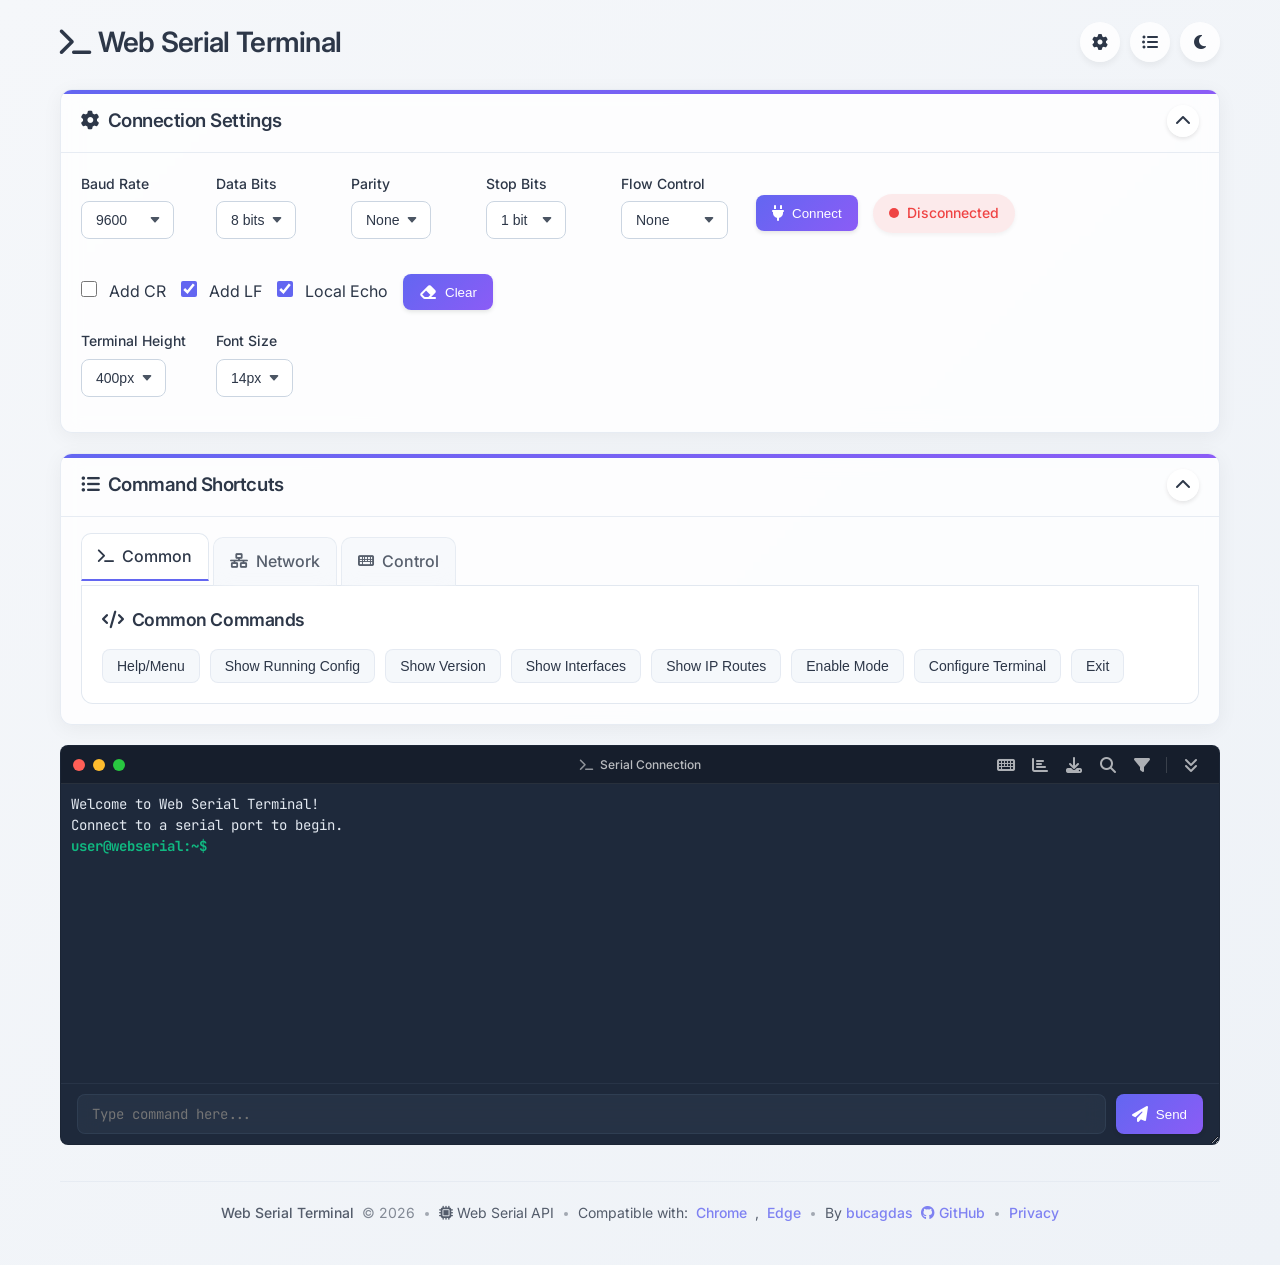
<file: index.html>
<!DOCTYPE html>
<!--
    Web Serial Terminal
    Copyright (c) 2026 bucagdas
   https://github.com/bucagdas/web-serial-terminal
    
    License: MIT
    
    This code is protected by copyright law.
    Unauthorized usage, copying, modification or distribution 
    outside the license terms is prohibited.
-->
<html lang="en" data-theme="light">
<head>
    <meta charset="UTF-8">
    <meta name="viewport" content="width=device-width, initial-scale=1.0">
    <title>Web Serial Terminal - Communicate with Serial Devices in Your Browser</title>
    <meta name="description" content="A modern, customizable web-based terminal interface that lets you connect to and communicate with serial port devices directly from your browser. Supports both traditional and modern terminal modes.">
    <meta name="keywords" content="web serial api, serial terminal, browser terminal, serial port, serial communication, arduino terminal, esp32 terminal, telnet alternative">
    <meta name="author" content="bucagdas">
    <meta name="copyright" content="Copyright (c) 2026 bucagdas. All rights reserved.">
    <meta name="robots" content="index, follow">
    <link rel="canonical" href="https://webserialterminal.com/" />
    <link rel="manifest" href="manifest.json">
    <meta name="theme-color" content="#6366f1">
    <meta name="mobile-web-app-capable" content="yes">
    <meta name="apple-mobile-web-app-status-bar-style" content="black-translucent">
    <!-- Open Graph / Facebook -->
    <meta property="og:type" content="website">
    <meta property="og:url" content="https://webserialterminal.com/">
    <meta property="og:title" content="Web Serial Terminal - Browser-Based Serial Device Communication">
    <meta property="og:description" content="Connect to serial devices directly from your browser with this modern, feature-rich terminal interface">
    <meta property="og:image" content="icons/icon-512x512.png">
    <!-- Twitter -->
    <meta property="twitter:card" content="summary_large_image">
    <meta property="twitter:url" content="https://webserialterminal.com/">
    <meta property="twitter:title" content="Web Serial Terminal">
    <meta property="twitter:description" content="Connect to serial devices directly from your browser with this modern, feature-rich terminal interface">
    <meta property="twitter:image" content="icons/icon-512x512.png">
    <!-- Favicon for browsers -->
    <link rel="icon" type="image/png" href="icons/icon-192x192.png">
    <link rel="shortcut icon" type="image/png" href="icons/icon-192x192.png">
    <!-- Apple Touch Icons -->
    <link rel="apple-touch-icon" href="icons/icon-192x192.png">
    <link rel="apple-touch-icon" sizes="152x152" href="icons/icon-152x152.png">
    <link rel="apple-touch-icon" sizes="180x180" href="icons/icon-192x192.png">
    <!-- Windows Tile Icon -->
    <meta name="msapplication-TileImage" content="icons/icon-144x144.png">
    <meta name="msapplication-TileColor" content="#6366f1">
    <link rel="stylesheet" href="styles.css">
    <link rel="stylesheet" href="https://cdnjs.cloudflare.com/ajax/libs/font-awesome/6.4.0/css/all.min.css">
    <link rel="preconnect" href="https://fonts.googleapis.com">
    <link rel="preconnect" href="https://fonts.gstatic.com" crossorigin>
    <link href="https://fonts.googleapis.com/css2?family=Inter:wght@400;500;600&family=JetBrains+Mono:wght@400;500&display=swap" rel="stylesheet">
    <!-- Schema.org markup for Google -->
    <script type="application/ld+json">
    {
      "@context": "https://schema.org",
      "@type": "WebApplication",
      "name": "Web Serial Terminal",
      "url": "https://webserialterminal.com/",
      "description": "A modern, customizable web-based terminal interface that lets you connect to and communicate with serial port devices directly from your browser.",
      "applicationCategory": "DeveloperApplication",
      "operatingSystem": "Any",
      "offers": {
        "@type": "Offer",
        "price": "0",
        "priceCurrency": "USD"
      },
      "author": {
        "@type": "Person",
        "name": "bucagdas",
        "url": "https://github.com/bucagdas"
      },
      "keywords": "web serial api, serial terminal, browser terminal, serial port, serial communication",
      "license": "https://opensource.org/licenses/MIT"
    }
    </script>
    <script async src="https://pagead2.googlesyndication.com/pagead/js/adsbygoogle.js?client=ca-pub-6129109419252789"
     crossorigin="anonymous"></script>
</head>
<body>
    <div class="container">
        <header>
            <h1>
                <span><i class="fas fa-terminal"></i> Web Serial Terminal</span>
                <div class="header-controls">
                    <button id="settingsToggle" class="control-button" aria-label="Toggle settings panel" title="Toggle settings panel">
                        <i class="fas fa-cog"></i>
                    </button>
                    <button id="commandsToggle" class="control-button" aria-label="Toggle commands panel" title="Toggle commands panel">
                        <i class="fas fa-list-ul"></i>
                    </button>
                    <button id="themeToggle" class="theme-toggle" aria-label="Toggle dark/light theme" title="Toggle theme">
                        <i class="fas fa-moon"></i>
                    </button>
                </div>
            </h1>
        </header>
        
        <div id="serialNotSupported" class="no-support-warning">
            <i class="fas fa-exclamation-triangle"></i> Your browser does not support the Web Serial API. Please use <a href="https://www.google.com/chrome/" target="_blank" rel="noopener noreferrer">Chrome</a>, <a href="https://www.microsoft.com/edge/download" target="_blank" rel="noopener noreferrer">Edge</a>, or another compatible browser.
        </div>
        
        <div id="settingsPanel" class="connection-panel">
            <div class="panel-header">
                <h3><i class="fas fa-cog"></i> Connection Settings</h3>
                <button class="panel-toggle" data-target="settingsPanel">
                    <i class="fas fa-chevron-up"></i>
                </button>
            </div>
            <div class="panel-content">
                <div class="connection-controls">
                    <div class="settings-group">
                        <label for="baudRate">Baud Rate</label>
                        <select id="baudRate">
                            <option value="110">110</option>
                            <option value="300">300</option>
                            <option value="600">600</option>
                            <option value="1200">1200</option>
                            <option value="2400">2400</option>
                            <option value="4800">4800</option>
                            <option value="9600" selected>9600</option>
                            <option value="14400">14400</option>
                            <option value="19200">19200</option>
                            <option value="38400">38400</option>
                            <option value="57600">57600</option>
                            <option value="115200">115200</option>
                            <option value="128000">128000</option>
                            <option value="256000">256000</option>
                        </select>
                    </div>
                    
                    <div class="settings-group">
                        <label for="dataBits">Data Bits</label>
                        <select id="dataBits">
                            <option value="7">7 bits</option>
                            <option value="8" selected>8 bits</option>
                        </select>
                    </div>
                    
                    <div class="settings-group">
                        <label for="parity">Parity</label>
                        <select id="parity">
                            <option value="none" selected>None</option>
                            <option value="even">Even</option>
                            <option value="odd">Odd</option>
                        </select>
                    </div>
                    
                    <div class="settings-group">
                        <label for="stopBits">Stop Bits</label>
                        <select id="stopBits">
                            <option value="1" selected>1 bit</option>
                            <option value="2">2 bits</option>
                        </select>
                    </div>
                    
                    <div class="settings-group">
                        <label for="flowControl">Flow Control</label>
                        <select id="flowControl">
                            <option value="none" selected>None</option>
                            <option value="hardware">Hardware</option>
                        </select>
                    </div>
                    
                    <button id="connectButton">
                        <i class="fas fa-plug"></i> Connect
                    </button>
                    <span id="connectionStatus" class="connection-status status-disconnected">Disconnected</span>
                </div>
                
                <div class="connection-controls">
                    <label>
                        <input type="checkbox" id="addCR"> Add CR
                    </label>
                    <label>
                        <input type="checkbox" id="addLF" checked> Add LF
                    </label>
                    <label>
                        <input type="checkbox" id="echoOn" checked> Local Echo
                    </label>
                    <button id="clearButton">
                        <i class="fas fa-eraser"></i> Clear
                    </button>
                </div>
                
                <div class="connection-controls">
                    <div class="settings-group">
                        <label for="terminalHeight">Terminal Height</label>
                        <select id="terminalHeight">
                            <option value="300">300px</option>
                            <option value="400" selected>400px</option>
                            <option value="500">500px</option>
                            <option value="600">600px</option>
                            <option value="700">700px</option>
                        </select>
                    </div>
                    
                    <div class="settings-group">
                        <label for="terminalFontSize">Font Size</label>
                        <select id="terminalFontSize">
                            <option value="10">10px</option>
                            <option value="12">12px</option>
                            <option value="14" selected>14px</option>
                            <option value="16">16px</option>
                            <option value="18">18px</option>
                            <option value="20">20px</option>
                        </select>
                    </div>
                </div>
            </div>
        </div>
        
        <div id="commandsPanel" class="commands-panel">
            <div class="panel-header">
                <h3><i class="fas fa-list-ul"></i> Command Shortcuts</h3>
                <button class="panel-toggle" data-target="commandsPanel">
                    <i class="fas fa-chevron-up"></i>
                </button>
            </div>
            <div class="panel-content">
                <div class="tabs">
                    <div class="tab active" data-tab="common-commands">
                        <i class="fas fa-terminal"></i> Common
                    </div>
                    <div class="tab" data-tab="network-config">
                        <i class="fas fa-network-wired"></i> Network
                    </div>
                    <div class="tab" data-tab="control-sequences">
                        <i class="fas fa-keyboard"></i> Control
                    </div>
                </div>
                
                <div id="common-commands" class="tab-content active">
                    <h3><i class="fas fa-code"></i> Common Commands</h3>
                    <div class="common-commands">
                        <button class="command-button" data-command="help">Help/Menu</button>
                        <button class="command-button" data-command="show running-config">Show Running Config</button>
                        <button class="command-button" data-command="show version">Show Version</button>
                        <button class="command-button" data-command="show interfaces">Show Interfaces</button>
                        <button class="command-button" data-command="show ip route">Show IP Routes</button>
                        <button class="command-button" data-command="enable">Enable Mode</button>
                        <button class="command-button" data-command="configure terminal">Configure Terminal</button>
                        <button class="command-button" data-command="exit">Exit</button>
                    </div>
                </div>
                
                <div id="network-config" class="tab-content">
                    <h3><i class="fas fa-cogs"></i> Network Configuration</h3>
                    <div class="common-commands">
                        <button class="command-button" data-command="interface ethernet 0/0">Interface Ethernet 0/0</button>
                        <button class="command-button" data-command="ip address 192.168.1.1 255.255.255.0">Set IP Address</button>
                        <button class="command-button" data-command="no shutdown">No Shutdown</button>
                        <button class="command-button" data-command="ip route 0.0.0.0 0.0.0.0 192.168.1.254">Default Route</button>
                        <button class="command-button" data-command="ip name-server 8.8.8.8">Set DNS Server</button>
                        <button class="command-button" data-command="write memory">Save Configuration</button>
                        <button class="command-button" data-command="reload">Reload Device</button>
                    </div>
                </div>
                
                <div id="control-sequences" class="tab-content">
                    <h3><i class="fas fa-keyboard"></i> Control Sequences</h3>
                    <div class="common-commands">
                        <button class="command-button" data-command="^C">Ctrl+C (Break)</button>
                        <button class="command-button" data-command="^Z">Ctrl+Z (End Config)</button>
                        <button class="command-button" data-command="^R">Ctrl+R (Redisplay)</button>
                        <button class="command-button" data-command="^U">Ctrl+U (Clear Line)</button>
                        <button class="command-button" data-command="^A">Ctrl+A (Begin of Line)</button>
                        <button class="command-button" data-command="^E">Ctrl+E (End of Line)</button>
                        <button class="command-button" data-command="^T">Ctrl+T (TELNET)</button>
                        <button class="command-button" data-command="^D">Ctrl+D (EOF)</button>
                    </div>
                </div>
            </div>
        </div>
        
        <div class="terminal-container">
            <div class="terminal-header">
                <div class="terminal-window-controls" aria-label="Window controls">
                    <button class="traffic-light control-close" title="Clear Terminal" aria-label="Clear terminal">
                        <i class="fas fa-times"></i>
                    </button>
                    <button class="traffic-light control-minimize" title="Minimize Terminal" aria-label="Minimize terminal">
                        <i class="fas fa-minus"></i>
                    </button>
                    <button class="traffic-light control-maximize" title="Maximize Terminal" aria-label="Maximize terminal">
                        <i class="fas fa-expand"></i>
                    </button>
                </div>
                <div class="terminal-title">
                    <i class="fas fa-terminal"></i> Serial Connection
                </div>
                <div class="terminal-controls">
                    <button class="control-btn" id="terminalModeToggle" title="Toggle terminal mode (Traditional/Modern)">
                        <i class="fas fa-keyboard"></i>
                    </button>
                    <button class="control-btn" id="statsToggle" title="Show terminal statistics">
                        <i class="fas fa-chart-bar"></i>
                    </button>
                    <button class="control-btn" id="exportToggle" title="Export terminal content">
                        <i class="fas fa-download"></i>
                    </button>
                    <button class="control-btn" id="searchToggle" title="Search in terminal">
                        <i class="fas fa-search"></i>
                    </button>
                    <button class="control-btn" id="filterToggle" title="Filter terminal output">
                        <i class="fas fa-filter"></i>
                    </button>
                    <span class="terminal-controls-divider" aria-hidden="true"></span>
                    <button class="control-btn auto-scroll-toggle" id="autoScrollToggle" title="Toggle Auto-scroll">
                        <i class="fas fa-angle-double-down"></i>
                    </button>
                </div>
            </div>
            
            <div class="terminal-panels">
                <!-- Terminal search panel -->
                <div id="searchPanel" class="terminal-utility-panel hidden">
                    <div class="utility-panel-content">
                        <div class="search-controls">
                            <input type="text" id="searchInput" placeholder="Search in terminal...">
                            <button id="searchPrev" class="utility-btn" title="Previous match">
                                <i class="fas fa-chevron-up"></i>
                            </button>
                            <button id="searchNext" class="utility-btn" title="Next match">
                                <i class="fas fa-chevron-down"></i>
                            </button>
                            <span id="searchInfo" class="search-info">0 matches</span>
                        </div>
                        <button id="closeSearch" class="utility-close-btn">
                            <i class="fas fa-times"></i>
                        </button>
                    </div>
                </div>
                
                <!-- Terminal filter panel -->
                <div id="filterPanel" class="terminal-utility-panel hidden">
                    <div class="utility-panel-content">
                        <div class="filter-controls">
                            <div class="filter-option">
                                <input type="checkbox" id="filterErrors" class="filter-checkbox">
                                <label for="filterErrors">Show errors only</label>
                            </div>
                            <div class="filter-option">
                                <input type="checkbox" id="filterCommands" class="filter-checkbox">
                                <label for="filterCommands">Show commands only</label>
                            </div>
                            <div class="filter-option">
                                <input type="text" id="customFilter" placeholder="Custom filter (regex)">
                            </div>
                        </div>
                        <button id="applyFilter" class="utility-btn" title="Apply filter">
                            <i class="fas fa-check"></i> Apply
                        </button>
                        <button id="resetFilter" class="utility-btn" title="Reset filter">
                            <i class="fas fa-undo"></i> Reset
                        </button>
                        <button id="closeFilter" class="utility-close-btn">
                            <i class="fas fa-times"></i>
                        </button>
                    </div>
                </div>
                
                <!-- Terminal export panel -->
                <div id="exportPanel" class="terminal-utility-panel hidden">
                    <div class="utility-panel-content">
                        <div class="export-controls">
                            <span class="export-label">Export terminal content as:</span>
                            <button id="exportTxt" class="utility-btn" title="Export as text file">
                                <i class="fas fa-file-alt"></i> Text File (.txt)
                            </button>
                        </div>
                        <button id="closeExport" class="utility-close-btn">
                            <i class="fas fa-times"></i>
                        </button>
                    </div>
                </div>
                
                <!-- Terminal statistics panel -->
                <div id="statsPanel" class="terminal-utility-panel hidden">
                    <div class="utility-panel-content">
                        <div class="stats-controls">
                            <div class="stats-item">
                                <span class="stats-label">Connection Time:</span>
                                <span id="connectionTime" class="stats-value">00:00:00</span>
                            </div>
                            <div class="stats-item">
                                <span class="stats-label">Bytes Sent:</span>
                                <span id="bytesSent" class="stats-value">0</span>
                            </div>
                            <div class="stats-item">
                                <span class="stats-label">Bytes Received:</span>
                                <span id="bytesReceived" class="stats-value">0</span>
                            </div>
                            <div class="stats-item">
                                <span class="stats-label">Commands Sent:</span>
                                <span id="commandsSent" class="stats-value">0</span>
                            </div>
                            <div class="stats-item">
                                <span class="stats-label">Transfer Rate:</span>
                                <span id="transferRate" class="stats-value">0 B/s</span>
                            </div>
                        </div>
                        <button id="resetStats" class="utility-btn" title="Reset statistics">
                            <i class="fas fa-redo-alt"></i> Reset
                        </button>
                        <button id="closeStats" class="utility-close-btn">
                            <i class="fas fa-times"></i>
                        </button>
                    </div>
                </div>
            </div>
            
            <div class="terminal-content-area">
                <div id="terminal" class="terminal" role="log" aria-live="polite" aria-relevant="additions" tabindex="0" aria-label="Terminal Output"></div>
                <div id="traditionalTerminal" class="terminal traditional-terminal hidden">
                    <div class="terminal-output" role="log" aria-live="polite" aria-relevant="additions" tabindex="0" aria-label="Traditional Terminal Output"></div>
                    <div class="terminal-input-line">
                        <span class="terminal-prompt">user@webserial:~$</span>
                        <span class="terminal-input-area" contenteditable="true" spellcheck="false"></span>
                        <span class="terminal-cursor"></span>
                    </div>
                </div>
            </div>
            
            <div class="input-area" id="modernInputArea">
                <input type="text" id="input" placeholder="Type command here...">
                <button id="sendButton">
                    <i class="fas fa-paper-plane"></i> Send
                </button>
            </div>
        </div>
        
        <footer>
            <div class="footer-content">
                <div class="footer-section">
                    <span class="footer-app-name">Web Serial Terminal</span>
                    <span class="footer-copyright">&copy; 2026</span>
                </div>
                <div class="footer-divider"></div>
                <div class="footer-section">
                    <span><i class="fas fa-microchip"></i> Web Serial API</span>
                </div>
                <div class="footer-divider"></div>
                <div class="footer-section">
                    <span>Compatible with: </span>
                    <a href="https://www.google.com/chrome/" target="_blank" rel="noopener noreferrer">Chrome</a>,
                    <a href="https://www.microsoft.com/edge/download" target="_blank" rel="noopener noreferrer">Edge</a>
                </div>
                <div class="footer-divider"></div>
                <div class="footer-section">
                    <span>By <a href="https://github.com/bucagdas" target="_blank" rel="noopener noreferrer">bucagdas</a></span>
                    <a href="https://github.com/bucagdas/web-serial-terminal" target="_blank" rel="noopener noreferrer"><i class="fab fa-github"></i> GitHub</a>
                </div>
                <div class="footer-divider"></div>
                <div class="footer-section">
                    <a href="privacy.html">Privacy</a>
                </div>
            </div>
        </footer>
    </div>
    
    <script type="module" src="js/main.js"></script>
</body>
</html>
</file>
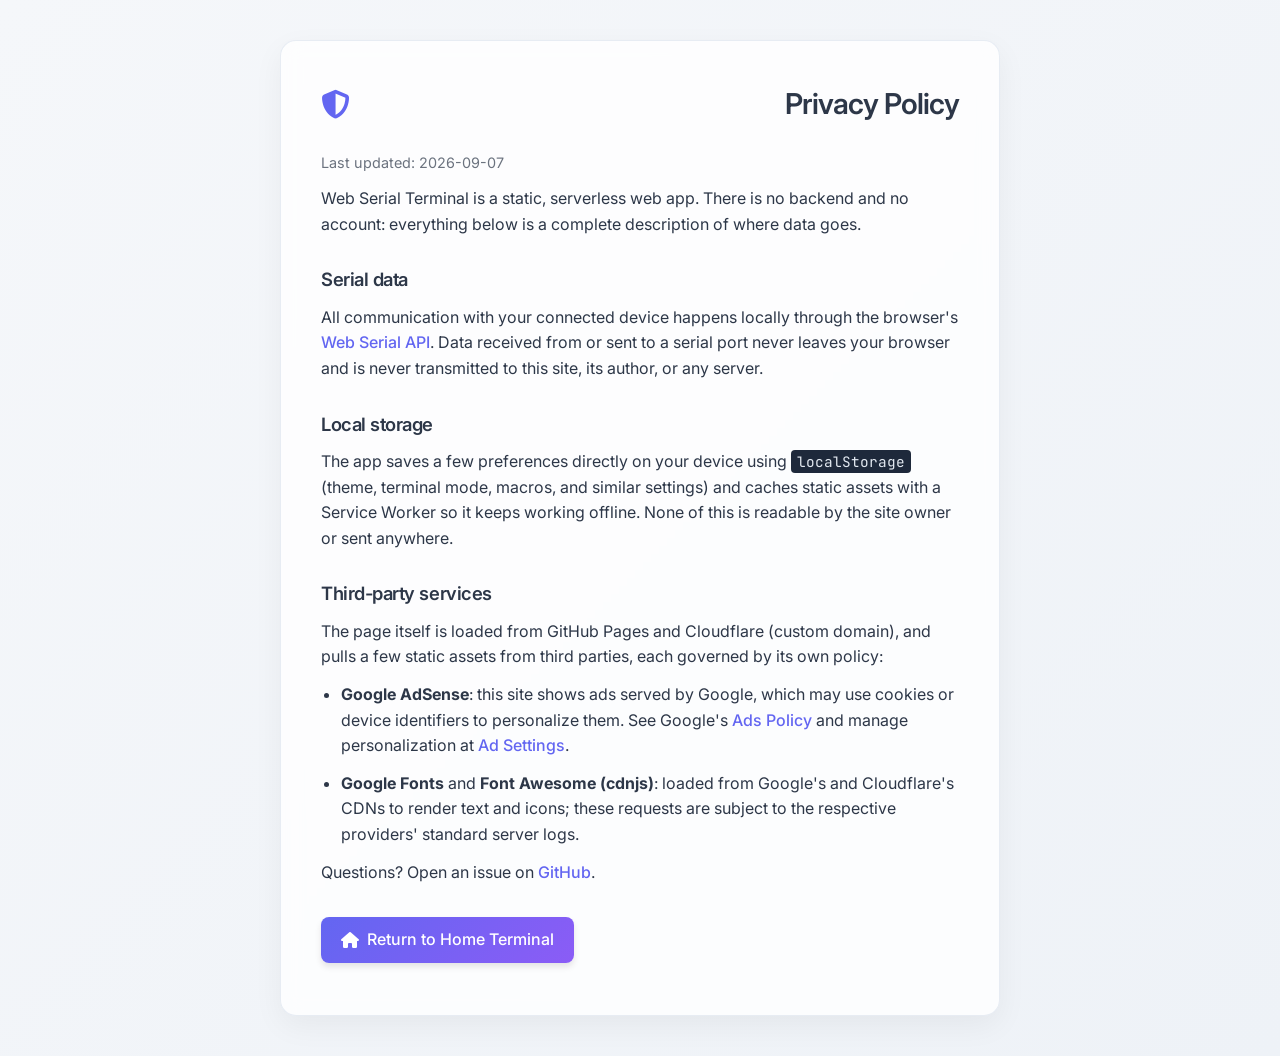
<file: privacy.html>
<!DOCTYPE html>
<!--
    Web Serial Terminal
    Copyright (c) 2026 bucagdas
   https://github.com/bucagdas/web-serial-terminal

    License: MIT
-->
<html lang="en" data-theme="light">
<head>
    <meta charset="UTF-8">
    <meta name="viewport" content="width=device-width, initial-scale=1.0">
    <title>Privacy Policy - Web Serial Terminal</title>
    <meta name="description" content="Web Serial Terminal runs entirely in your browser. This page explains what local storage it uses and what third-party services (Google AdSense, fonts, icons) are loaded on the page.">
    <meta name="robots" content="index, follow">
    <link rel="canonical" href="https://webserialterminal.com/privacy.html" />
    <link rel="icon" type="image/png" href="icons/icon-192x192.png">
    <link rel="stylesheet" href="styles.css">
    <link rel="stylesheet" href="https://cdnjs.cloudflare.com/ajax/libs/font-awesome/6.4.0/css/all.min.css">
    <link rel="preconnect" href="https://fonts.googleapis.com">
    <link rel="preconnect" href="https://fonts.gstatic.com" crossorigin>
    <link href="https://fonts.googleapis.com/css2?family=Inter:wght@400;500;600&family=JetBrains+Mono:wght@400;500&display=swap" rel="stylesheet">
</head>
<body class="legal-page">
    <div class="legal-container">
        <h1><i class="fas fa-shield-halved"></i> Privacy Policy</h1>
        <p class="legal-updated">Last updated: 2026-09-07</p>

        <p>Web Serial Terminal is a static, serverless web app. There is no backend and no account: everything below is a complete description of where data goes.</p>

        <h2>Serial data</h2>
        <p>All communication with your connected device happens locally through the browser's <a href="https://developer.mozilla.org/en-US/docs/Web/API/Web_Serial_API" target="_blank" rel="noopener noreferrer">Web Serial API</a>. Data received from or sent to a serial port never leaves your browser and is never transmitted to this site, its author, or any server.</p>

        <h2>Local storage</h2>
        <p>The app saves a few preferences directly on your device using <code>localStorage</code> (theme, terminal mode, macros, and similar settings) and caches static assets with a Service Worker so it keeps working offline. None of this is readable by the site owner or sent anywhere.</p>

        <h2>Third-party services</h2>
        <p>The page itself is loaded from GitHub Pages and Cloudflare (custom domain), and pulls a few static assets from third parties, each governed by its own policy:</p>
        <ul>
            <li><strong>Google AdSense</strong>: this site shows ads served by Google, which may use cookies or device identifiers to personalize them. See Google's <a href="https://policies.google.com/technologies/ads" target="_blank" rel="noopener noreferrer">Ads Policy</a> and manage personalization at <a href="https://adssettings.google.com/" target="_blank" rel="noopener noreferrer">Ad Settings</a>.</li>
            <li><strong>Google Fonts</strong> and <strong>Font Awesome (cdnjs)</strong>: loaded from Google's and Cloudflare's CDNs to render text and icons; these requests are subject to the respective providers' standard server logs.</li>
        </ul>

        <p>Questions? Open an issue on <a href="https://github.com/bucagdas/web-serial-terminal" target="_blank" rel="noopener noreferrer">GitHub</a>.</p>

        <p><a href="/" class="button-link"><i class="fas fa-home"></i> Return to Home Terminal</a></p>
    </div>

    <script>
        document.addEventListener('DOMContentLoaded', () => {
            const savedTheme = localStorage.getItem('theme') || 'light';
            document.documentElement.setAttribute('data-theme', savedTheme);
        });
    </script>
</body>
</html>
</file>
<file: styles.css>
/* 
 * Web Serial Terminal - Styles
 * --------------------------
 * Copyright (c) 2025 bucagdas
 *https://github.com/bucagdas/web-serial-terminal
 * 
 * License: MIT
 * 
 * This code is protected by copyright law.
 * Unauthorized usage, copying, modification or distribution 
 * outside the license terms is prohibited.
 * 
 * Bu kod telif hakkı yasası ile korunmaktadır.
 * Lisans şartları dışında kullanımı, kopyalanması,
 * değiştirilmesi veya dağıtılması yasaktır.
 * --------------------------
 * Styles designed for a modern, minimal and user-friendly 
 * terminal interface.
 */

/* ===== THEME VARIABLES ===== */
:root {
    /* Light theme variables (default) */
    --bg-color: #f5f7fa;
    --bg-gradient: linear-gradient(135deg, #f5f7fa 0%, #eef2f7 100%);
    --text-color: #2d3748;
    --panel-bg: rgba(255, 255, 255, 0.8);
    --panel-border: rgba(226, 232, 240, 0.8);
    --panel-shadow: rgba(0, 0, 0, 0.05);
    --glass-effect: blur(10px);
    --primary-color: #6366f1;
    --primary-gradient: linear-gradient(135deg, #6366f1 0%, #8b5cf6 100%);
    --primary-hover: #4f46e5;
    --secondary-color: #10b981;
    --secondary-gradient: linear-gradient(135deg, #10b981 0%, #34d399 100%);
    --secondary-hover: #059669;
    --danger-color: #ef4444;
    --warning-color: #f59e0b;
    --terminal-bg: #1e293b;
    --terminal-text: #e2e8f0;
    --terminal-prompt: #10b981;
    --terminal-command: #8b5cf6;
    --terminal-output: #e2e8f0;
    --terminal-error: #ef4444;
    --input-border: #cbd5e1;
    --input-bg: rgba(255, 255, 255, 0.8);
    --tab-active-bg: rgba(255, 255, 255, 1);
    --tab-inactive-bg: rgba(241, 245, 249, 0.7);
    --tab-border: #e2e8f0;
}

/* Dark theme variables */
[data-theme="dark"] {
    --bg-color: #0f172a;
    --bg-gradient: linear-gradient(135deg, #0f172a 0%, #1e293b 100%);
    --text-color: #f1f5f9;
    --panel-bg: rgba(30, 41, 59, 0.8);
    --panel-border: rgba(51, 65, 85, 0.5);
    --panel-shadow: rgba(0, 0, 0, 0.2);
    --glass-effect: blur(10px);
    --primary-color: #818cf8;
    --primary-gradient: linear-gradient(135deg, #818cf8 0%, #a78bfa 100%);
    --primary-hover: #6366f1;
    --secondary-color: #34d399;
    --secondary-gradient: linear-gradient(135deg, #34d399 0%, #10b981 100%);
    --secondary-hover: #10b981;
    --danger-color: #f87171;
    --warning-color: #fbbf24;
    --terminal-bg: #0f172a;
    --terminal-text: #f1f5f9;
    --terminal-prompt: #34d399;
    --terminal-command: #a78bfa;
    --terminal-output: #f1f5f9;
    --terminal-error: #f87171;
    --input-border: #334155;
    --input-bg: rgba(30, 41, 59, 0.8);
    --tab-active-bg: rgba(30, 41, 59, 1);
    --tab-inactive-bg: rgba(15, 23, 42, 0.7);
    --tab-border: #334155;
}

/* ===== GENERAL STYLES ===== */
* {
    box-sizing: border-box;
    transition: background-color 0.3s, color 0.3s, border-color 0.3s, box-shadow 0.3s;
    margin: 0;
    padding: 0;
}

body {
    font-family: 'Inter', 'Segoe UI', Tahoma, Geneva, Verdana, sans-serif;
    margin: 0;
    padding: 0;
    background: var(--bg-gradient);
    color: var(--text-color);
    line-height: 1.6;
    min-height: 100vh;
    display: flex;
    flex-direction: column;
}

.container {
    max-width: 1200px;
    margin: 0 auto;
    padding: 20px;
    width: 100%;
    flex: 1;
    display: flex;
    flex-direction: column;
}

h1, h2, h3 {
    font-weight: 600;
    margin-bottom: 1rem;
    letter-spacing: -0.025em;
}

h1 {
    font-size: 1.75rem;
    color: var(--text-color);
    margin-bottom: 1.5rem;
    display: flex;
    justify-content: space-between;
    align-items: center;
}

a {
    color: var(--primary-color);
    text-decoration: none;
    transition: color 0.2s;
}

a:hover {
    color: var(--primary-hover);
}

/* ===== HEADER CONTROLS ===== */
.header-controls {
    display: flex;
    gap: 10px;
    align-items: center;
}

.control-button {
    background: none;
    border: none;
    cursor: pointer;
    width: 40px;
    height: 40px;
    border-radius: 50%;
    display: flex;
    align-items: center;
    justify-content: center;
    color: var(--text-color);
    font-size: 1.1rem;
    transition: all 0.3s;
    background-color: var(--panel-bg);
    backdrop-filter: var(--glass-effect);
    box-shadow: 0 4px 6px var(--panel-shadow);
    position: relative;
}

.control-button:hover {
    transform: translateY(-2px);
    box-shadow: 0 6px 8px var(--panel-shadow);
}

.control-button:active {
    transform: translateY(0);
}

.control-button.active {
    color: var(--primary-color);
    background-color: rgba(99, 102, 241, 0.1);
}

/* ===== THEME TOGGLE ===== */
.theme-toggle {
    background: none;
    border: none;
    cursor: pointer;
    width: 40px;
    height: 40px;
    border-radius: 50%;
    display: flex;
    align-items: center;
    justify-content: center;
    color: var(--text-color);
    font-size: 1.25rem;
    transition: all 0.3s;
    background-color: var(--panel-bg);
    backdrop-filter: var(--glass-effect);
    box-shadow: 0 4px 6px var(--panel-shadow);
}

.theme-toggle:hover {
    transform: translateY(-2px);
    box-shadow: 0 6px 8px var(--panel-shadow);
}

.theme-toggle:active {
    transform: translateY(0);
}

/* ===== PANEL STYLES ===== */
.connection-panel, 
.commands-panel {
    background-color: var(--panel-bg);
    backdrop-filter: var(--glass-effect);
    border-radius: 12px;
    box-shadow: 0 4px 20px var(--panel-shadow);
    margin-bottom: 20px;
    border: 1px solid var(--panel-border);
    position: relative;
    overflow: hidden;
    transition: all 0.3s ease;
}

.panel-header {
    display: flex;
    justify-content: space-between;
    align-items: center;
    padding: 15px 20px;
    border-bottom: 1px solid var(--panel-border);
}

.panel-header h3 {
    display: flex;
    align-items: center;
    gap: 8px;
    margin: 0;
}

.panel-toggle {
    background: none;
    border: none;
    cursor: pointer;
    width: 32px;
    height: 32px;
    border-radius: 50%;
    display: flex;
    align-items: center;
    justify-content: center;
    color: var(--text-color);
    font-size: 0.9rem;
    transition: all 0.3s;
    background-color: var(--panel-bg);
}

.panel-toggle:hover {
    background-color: rgba(203, 213, 225, 0.3);
}

.panel-toggle i {
    transition: transform 0.3s ease;
}

.panel-content {
    padding: 20px;
    transition: all 0.3s ease;
    max-height: 1000px;
    overflow: hidden;
}

/* Panel hide styles */
.connection-panel.hidden .panel-content,
.commands-panel.hidden .panel-content {
    max-height: 0;
    padding-top: 0;
    padding-bottom: 0;
    opacity: 0;
}

.connection-panel.hidden .panel-toggle i,
.commands-panel.hidden .panel-toggle i {
    transform: rotate(180deg);
}

.connection-panel.hidden,
.commands-panel.hidden {
    margin-bottom: 10px;
}

.connection-panel::before,
.commands-panel::before {
    content: '';
    position: absolute;
    top: 0;
    left: 0;
    width: 100%;
    height: 4px;
    background: var(--primary-gradient);
}

/* ===== FORM ELEMENTS ===== */
select, 
input {
    padding: 10px 14px;
    border-radius: 8px;
    border: 1px solid var(--input-border);
    font-size: 14px;
    background-color: var(--input-bg);
    color: var(--text-color);
    backdrop-filter: var(--glass-effect);
    transition: all 0.2s;
}

select:focus, 
input:focus {
    outline: none;
    border-color: var(--primary-color);
    box-shadow: 0 0 0 3px rgba(99, 102, 241, 0.2);
}

select {
    appearance: none;
    background-image: url("data:image/svg+xml,%3Csvg xmlns='http://www.w3.org/2000/svg' width='12' height='12' fill='%234B5563' viewBox='0 0 16 16'%3E%3Cpath d='M7.247 11.14 2.451 5.658C1.885 5.013 2.345 4 3.204 4h9.592a1 1 0 0 1 .753 1.659l-4.796 5.48a1 1 0 0 1-1.506 0z'/%3E%3C/svg%3E");
    background-repeat: no-repeat;
    background-position: calc(100% - 12px) center;
    padding-right: 30px;
}

button {
    padding: 10px 16px;
    border-radius: 8px;
    background: var(--primary-gradient);
    color: white;
    border: none;
    cursor: pointer;
    transition: all 0.2s;
    font-weight: 500;
    box-shadow: 0 2px 4px rgba(0, 0, 0, 0.1);
    display: inline-flex;
    align-items: center;
    justify-content: center;
    gap: 8px;
}

button i {
    font-size: 1rem;
}

button:hover {
    transform: translateY(-2px);
    box-shadow: 0 4px 8px rgba(0, 0, 0, 0.15);
}

button:active {
    transform: translateY(0);
}

button:disabled {
    background: var(--panel-border);
    cursor: not-allowed;
    opacity: 0.7;
    transform: none;
    box-shadow: none;
}

/* Keyboard focus rings (accessible, but not shown for mouse clicks) */
button:focus-visible,
.control-btn:focus-visible,
.traffic-light:focus-visible,
.tab:focus-visible,
select:focus-visible,
input:focus-visible,
a:focus-visible {
    outline: 2px solid var(--primary-color);
    outline-offset: 2px;
}

.command-button {
    background: var(--tab-inactive-bg);
    color: var(--text-color);
    border: 1px solid var(--panel-border);
    box-shadow: none;
    font-size: 0.875rem;
    font-weight: 500;
    padding: 8px 14px;
    margin: 0;
}

.command-button:hover {
    background: var(--primary-color);
    color: #fff;
    border-color: var(--primary-color);
}

.command-button:active {
    transform: translateY(0);
    filter: brightness(0.95);
}

.command-button:disabled {
    background: var(--tab-inactive-bg);
    color: var(--text-color);
    border-color: var(--panel-border);
    opacity: 0.45;
}

/* ===== CONNECTION CONTROLS ===== */
.connection-controls {
    display: flex;
    flex-wrap: wrap;
    gap: 15px;
    align-items: center;
    margin-bottom: 20px;
}

.connection-controls:last-child {
    margin-bottom: 0;
}

.connection-status {
    padding: 8px 16px;
    border-radius: 30px;
    font-weight: 500;
    font-size: 0.875rem;
    display: inline-flex;
    align-items: center;
    box-shadow: 0 2px 4px var(--panel-shadow);
}

.connection-status::before {
    content: "";
    display: inline-block;
    width: 10px;
    height: 10px;
    border-radius: 50%;
    margin-right: 8px;
    animation: pulse 2s infinite;
}

@keyframes pulse {
    0% { opacity: 0.6; }
    50% { opacity: 1; }
    100% { opacity: 0.6; }
}

.status-disconnected {
    background-color: rgba(239, 68, 68, 0.1);
    color: var(--danger-color);
}

.status-disconnected::before {
    background-color: var(--danger-color);
}

.status-connected {
    background-color: rgba(16, 185, 129, 0.1);
    color: var(--secondary-color);
}

.status-connected::before {
    background-color: var(--secondary-color);
}

/* ===== FORM GROUP STYLES ===== */
.settings-group {
    margin-bottom: 15px;
    min-width: 120px;
}

.settings-group label {
    display: block;
    margin-bottom: 6px;
    font-weight: 500;
    font-size: 0.875rem;
    color: var(--text-color);
}

/* Checkbox groups */
label input[type="checkbox"] {
    margin-right: 8px;
    accent-color: var(--primary-color);
    width: 16px;
    height: 16px;
}

/* ===== TERMINAL STYLES ===== */
.terminal-container {
    position: relative;
    display: flex;
    flex-direction: column;
    background-color: var(--terminal-bg);
    color: var(--terminal-text);
    border-radius: 8px;
    border: 1px solid rgba(0, 0, 0, 0.1);
    box-shadow: var(--terminal-shadow);
    font-family: 'JetBrains Mono', monospace;
    font-size: 14px;
    line-height: 1.5;
    margin-bottom: 16px;
    overflow: hidden; /* Prevent any overflow outside the container */
    height: 400px; /* Fixed height */
    max-height: 70vh; /* Maximum height relative to viewport */
    min-height: 200px; /* Minimum height */
    resize: vertical; /* Allow vertical resizing */
}

.terminal-content-area {
    flex: 1;
    overflow-y: auto; /* Only this area should scroll */
    position: relative;
}

#terminal {
    padding: 10px;
    white-space: pre-wrap;
    word-break: break-word;
    min-height: 100%;
    /* Cancel the fixed height + overflow inherited from the .terminal class so
       the ONLY scroll container is .terminal-content-area. Two nested scrollers
       produced a second scrollbar and broke auto-scroll (scrollToBottom moved
       the outer area while content actually scrolled inside #terminal). */
    height: auto;
    overflow: visible;
}

/* Terminal scrollbar styling */
.terminal-content-area::-webkit-scrollbar {
    width: 8px;
}

.terminal-content-area::-webkit-scrollbar-track {
    background: rgba(0, 0, 0, 0.1);
    border-radius: 4px;
}

.terminal-content-area::-webkit-scrollbar-thumb {
    background: rgba(255, 255, 255, 0.3);
    border-radius: 4px;
}

.terminal-content-area::-webkit-scrollbar-thumb:hover {
    background: rgba(255, 255, 255, 0.4);
}

/* Adjust dark theme scrollbar */
[data-theme="dark"] .terminal-content-area::-webkit-scrollbar-thumb {
    background: rgba(255, 255, 255, 0.2);
}

[data-theme="dark"] .terminal-content-area::-webkit-scrollbar-thumb:hover {
    background: rgba(255, 255, 255, 0.3);
}

/* Terminal container states */
.terminal-container.minimized {
    height: 40px !important; /* Just show the header */
    overflow: hidden;
    resize: none;
}

.terminal-container.minimized .terminal-content-area,
.terminal-container.minimized .input-area,
.terminal-container.minimized .terminal-panels {
    display: none;
}

.terminal-container.maximized {
    position: fixed;
    top: 0;
    left: 0;
    right: 0;
    bottom: 0;
    height: 100vh !important;
    max-height: none;
    width: 100%;
    z-index: 1000;
    border-radius: 0;
    resize: none;
}

/* Terminal header */
.terminal-header {
    display: grid;
    grid-template-columns: 1fr auto 1fr;
    align-items: center;
    padding: 0 12px;
    height: 38px;
    background: rgba(0, 0, 0, 0.25);
    border-bottom: 1px solid rgba(255, 255, 255, 0.08);
    font-family: 'Inter', sans-serif;
    font-size: 12px;
    color: rgba(255, 255, 255, 0.7);
    user-select: none;
    z-index: 10;
}

/* macOS-style traffic-light window controls (left zone) */
.terminal-window-controls {
    display: flex;
    align-items: center;
    gap: 8px;
    justify-self: start;
}

.traffic-light {
    width: 12px;
    height: 12px;
    padding: 0;
    border: none;
    border-radius: 50%;
    cursor: pointer;
    display: inline-flex;
    align-items: center;
    justify-content: center;
    box-shadow: none;
    transition: filter 0.15s ease, transform 0.15s ease;
}

.traffic-light i {
    font-size: 7px;
    line-height: 1;
    color: rgba(0, 0, 0, 0.55);
    opacity: 0;
    transition: opacity 0.15s ease;
}

/* Reveal the glyphs on hover, like macOS, and on keyboard focus for a11y */
.terminal-window-controls:hover .traffic-light i,
.terminal-window-controls:focus-within .traffic-light i {
    opacity: 1;
}

.traffic-light:hover {
    filter: brightness(0.92);
    transform: none;
    box-shadow: none;
}

.traffic-light:active {
    transform: scale(0.9);
}

.control-close    { background: #ff5f57; }
.control-minimize { background: #febc2e; }
.control-maximize { background: #28c840; }

/* Terminal panels container */
.terminal-panels {
    width: 100%;
    overflow: hidden;
}

/* Terminal utility panels */
.terminal-utility-panel {
    width: 100%;
    background-color: rgba(0, 0, 0, 0.2);
    border-bottom: 1px solid rgba(255, 255, 255, 0.1);
    padding: 8px 12px;
    display: flex;
    align-items: center;
    overflow: hidden;
    transition: all 0.3s ease;
    max-height: 50px;
}

.terminal-utility-panel.hidden {
    max-height: 0;
    padding-top: 0;
    padding-bottom: 0;
    border-bottom: none;
}

/* Input area */
.input-area {
    background-color: var(--terminal-bg);
    display: flex;
    gap: 10px;
    padding: 10px 16px;
    border-top: 1px solid rgba(51, 65, 85, 0.5);
}

.terminal-title {
    font-weight: 500;
    justify-self: center;
    display: inline-flex;
    align-items: center;
    gap: 6px;
    white-space: nowrap;
}

.terminal-title i {
    opacity: 0.75;
}

/* Feature tools (right zone) */
.terminal-controls {
    display: flex;
    align-items: center;
    gap: 2px;
    justify-self: end;
}

.terminal-controls-divider {
    width: 1px;
    height: 16px;
    margin: 0 6px;
    background: rgba(255, 255, 255, 0.15);
}

.terminal {
    background-color: var(--terminal-bg);
    color: var(--terminal-text);
    padding: 16px;
    font-family: 'JetBrains Mono', 'Fira Code', 'Cascadia Code', 'Consolas', monospace;
    height: 450px;
    overflow-y: auto;
    white-space: pre-wrap;
    word-break: break-all;
    font-size: 0.9rem;
    line-height: 1.5;
    flex: 1;
}

.terminal .prompt {
    color: var(--terminal-prompt);
    font-weight: bold;
}

.terminal .command {
    color: var(--terminal-command);
}

.terminal .output {
    color: var(--terminal-output);
}

.terminal .error {
    color: var(--terminal-error);
}

.input-area input {
    flex-grow: 1;
    background-color: rgba(51, 65, 85, 0.4);
    border: 1px solid rgba(51, 65, 85, 0.8);
    color: var(--terminal-text);
    font-family: 'JetBrains Mono', 'Fira Code', 'Cascadia Code', 'Consolas', monospace;
}

.input-area input:focus {
    border-color: var(--primary-color);
    box-shadow: 0 0 0 3px rgba(99, 102, 241, 0.2);
}

.input-area button {
    background: var(--primary-gradient);
}

/* ===== WARNING STYLES ===== */
.no-support-warning {
    background-color: rgba(239, 68, 68, 0.1);
    color: var(--danger-color);
    padding: 16px;
    border-radius: 12px;
    margin-bottom: 20px;
    display: none;
    border-left: 4px solid var(--danger-color);
    backdrop-filter: var(--glass-effect);
}

.no-support-warning a {
    color: var(--primary-color);
    font-weight: 500;
    text-decoration: none;
    transition: color 0.2s;
}

.no-support-warning a:hover {
    text-decoration: underline;
    color: var(--primary-hover);
}

/* ===== COMMAND STYLES ===== */
.common-commands {
    display: flex;
    flex-wrap: wrap;
    gap: 10px;
    margin-top: 10px;
}

/* ===== TAB STYLES ===== */
.tabs {
    display: flex;
    margin-bottom: 0;
    border-bottom: 1px solid var(--tab-border);
    gap: 4px;
}

.tab {
    padding: 10px 16px;
    background-color: var(--tab-inactive-bg);
    border: 1px solid var(--tab-border);
    border-bottom: none;
    border-radius: 10px 10px 0 0;
    cursor: pointer;
    font-weight: 500;
    opacity: 0.8;
    display: flex;
    align-items: center;
    gap: 8px;
    transition: all 0.2s;
    backdrop-filter: var(--glass-effect);
}

.tab i {
    font-size: 0.9rem;
}

.tab:hover {
    opacity: 0.9;
    transform: translateY(-2px);
}

.tab.active {
    background-color: var(--tab-active-bg);
    border-bottom: 2px solid var(--primary-color);
    opacity: 1;
    transform: translateY(-4px);
}

.tab-content {
    display: none;
    padding: 20px;
    border: 1px solid var(--tab-border);
    border-top: none;
    border-radius: 0 0 12px 12px;
    background-color: var(--panel-bg);
    backdrop-filter: var(--glass-effect);
}

.tab-content.active {
    display: block;
}

.tab-content h3 {
    font-size: 1.1rem;
    margin-bottom: 15px;
    color: var(--text-color);
    display: flex;
    align-items: center;
    gap: 8px;
}

/* ===== FOOTER STYLES ===== */
footer {
    margin-top: 20px;
    padding: 20px 10px;
    color: var(--text-color);
    opacity: 0.8;
    font-size: 14px;
    border-top: 1px solid var(--panel-border);
}

.footer-content {
    display: flex;
    flex-wrap: wrap;
    align-items: center;
    justify-content: center;
    gap: 10px;
}

.footer-section {
    display: flex;
    align-items: center;
    gap: 8px;
}

.footer-divider {
    width: 4px;
    height: 4px;
    border-radius: 50%;
    background-color: var(--text-color);
    opacity: 0.5;
}

.footer-app-name {
    font-weight: 500;
}

.footer-copyright {
    opacity: 0.7;
}

footer a {
    color: var(--primary-color);
    text-decoration: none;
    transition: color 0.2s, opacity 0.2s;
    font-weight: 500;
}

footer a:hover {
    color: var(--primary-hover);
    opacity: 1;
    text-decoration: underline;
}

/* Responsive footer adjustments */
@media (max-width: 600px) {
    .footer-content {
        flex-direction: column;
        gap: 8px;
    }
    
    .footer-divider {
        display: none;
    }
    
    .footer-section {
        width: 100%;
        justify-content: center;
        text-align: center;
    }
}

/* ===== 404 PAGE STYLES ===== */
body.error-page {
    text-align: center;
    display: flex;
    align-items: center;
    justify-content: center;
    min-height: 100vh;
    background: var(--bg-gradient);
}

.error-page h1 {
    color: var(--danger-color);
    margin-bottom: 20px;
    font-size: 5rem;
    display: block;
    letter-spacing: -0.05em;
}

.error-page h1 i {
    font-size: 4rem;
    animation: pulse 2s infinite;
}

.error-page h2 {
    font-size: 1.8rem;
    margin-bottom: 1.5rem;
    color: var(--text-color);
    display: flex;
    align-items: center;
    justify-content: center;
    gap: 10px;
}

.error-container {
    max-width: 600px;
    margin: 0 auto;
    background-color: var(--panel-bg);
    backdrop-filter: var(--glass-effect);
    border-radius: 16px;
    padding: 40px;
    box-shadow: 0 10px 30px var(--panel-shadow);
    border: 1px solid var(--panel-border);
}

.terminal-snippet {
    background-color: var(--terminal-bg);
    color: var(--terminal-text);
    font-family: 'JetBrains Mono', 'Fira Code', 'Cascadia Code', 'Consolas', monospace;
    padding: 20px;
    border-radius: 8px;
    margin: 20px 0;
    text-align: left;
    box-shadow: 0 4px 15px rgba(0, 0, 0, 0.1);
    font-size: 0.9rem;
    line-height: 1.6;
}

.terminal-snippet .prompt {
    color: var(--terminal-prompt);
    font-weight: bold;
    margin-bottom: 5px;
}

.terminal-snippet .command {
    color: var(--terminal-command);
    margin-bottom: 10px;
}

.terminal-snippet .output {
    color: var(--terminal-output);
    margin-bottom: 10px;
}

.terminal-snippet .error {
    color: var(--terminal-error);
    margin-bottom: 10px;
}

.button-link {
    display: inline-flex;
    align-items: center;
    gap: 8px;
    background: var(--primary-gradient);
    color: white;
    padding: 10px 20px;
    border-radius: 8px;
    text-decoration: none;
    font-weight: 500;
    margin-top: 20px;
    transition: all 0.2s;
    box-shadow: 0 4px 6px rgba(0, 0, 0, 0.1);
}

.button-link:hover {
    transform: translateY(-2px);
    box-shadow: 0 6px 10px rgba(0, 0, 0, 0.15);
    text-decoration: none;
    color: white;
}

/* ===== PRIVACY / LEGAL PAGE STYLES ===== */
body.legal-page {
    display: block;
    padding: 40px 20px;
}

.legal-container {
    max-width: 720px;
    margin: 0 auto;
    background-color: var(--panel-bg);
    backdrop-filter: var(--glass-effect);
    border-radius: 16px;
    padding: 40px;
    box-shadow: 0 10px 30px var(--panel-shadow);
    border: 1px solid var(--panel-border);
}

.legal-container h1 {
    font-size: 1.8rem;
    display: flex;
    align-items: center;
    gap: 10px;
    color: var(--text-color);
}

.legal-container h1 i {
    color: var(--primary-color);
}

.legal-updated {
    opacity: 0.7;
    font-size: 0.9rem;
    margin-top: 6px;
    margin-bottom: 24px;
}

.legal-container h2 {
    font-size: 1.15rem;
    margin-top: 28px;
    margin-bottom: 10px;
    color: var(--text-color);
}

.legal-container p,
.legal-container li {
    margin-bottom: 12px;
}

.legal-container ul {
    padding-left: 20px;
}

.legal-container a {
    color: var(--primary-color);
    font-weight: 500;
}

.legal-container a.button-link {
    color: white;
}

.legal-container code {
    background-color: var(--terminal-bg);
    color: var(--terminal-text);
    padding: 2px 6px;
    border-radius: 4px;
    font-family: 'JetBrains Mono', 'Fira Code', 'Cascadia Code', 'Consolas', monospace;
    font-size: 0.9em;
}

/* ===== RESPONSIVE DESIGN ===== */
@media (max-width: 768px) {
    .connection-controls {
        gap: 12px;
    }

    /* Two-column grid for the setting dropdowns instead of one tall stack */
    .settings-group {
        flex: 1 1 calc(50% - 6px);
        min-width: 0;
        margin-bottom: 0;
    }

    /* Primary connect action and status span the full width */
    #connectButton,
    .connection-status {
        flex: 1 1 100%;
        justify-content: center;
    }

    .tab {
        padding: 8px 12px;
        font-size: 0.875rem;
    }

    /* Two-column grid of command chips instead of a long single column */
    .common-commands {
        display: grid;
        grid-template-columns: 1fr 1fr;
        gap: 8px;
    }

    .command-button {
        width: 100%;
    }

    /* Keep the terminal toolbar from overflowing on narrow screens */
    .terminal-controls-divider {
        display: none;
    }

    .control-btn {
        width: 26px;
        height: 26px;
    }
}

/* Very small screens: single column of command chips */
@media (max-width: 380px) {
    .common-commands {
        grid-template-columns: 1fr;
    }
}

/* Terminal control buttons */
.control-btn {
    background: none;
    border: none;
    color: rgba(255, 255, 255, 0.65);
    cursor: pointer;
    width: 28px;
    height: 28px;
    border-radius: 6px;
    display: flex;
    align-items: center;
    justify-content: center;
    box-shadow: none;
    transition: all 0.15s ease;
}

.control-btn:hover {
    background-color: rgba(255, 255, 255, 0.1);
    color: rgba(255, 255, 255, 0.95);
    transform: none;
    box-shadow: none;
}

.control-btn.active {
    color: var(--primary-color);
    background-color: rgba(255, 255, 255, 0.05);
}

/* Auto-scroll toggle */
.auto-scroll-toggle.disabled {
    color: rgba(255, 255, 255, 0.3);
}

/* Add a subtle indicator when auto-scroll is off */
.auto-scroll-toggle.disabled::after {
    content: '';
    position: absolute;
    width: 2px;
    height: 16px;
    background-color: rgba(255, 0, 0, 0.7);
    transform: rotate(45deg);
    top: 4px;
}

/* ===== TERMINAL UTILITY PANELS ===== */
.terminal-utility-panel {
    width: 100%;
    background-color: rgba(0, 0, 0, 0.2);
    border-bottom: 1px solid rgba(255, 255, 255, 0.1);
    padding: 8px 12px;
    display: flex;
    align-items: center;
    overflow: hidden;
    transition: all 0.3s ease;
    max-height: 50px;
}

.terminal-utility-panel.hidden {
    max-height: 0;
    padding-top: 0;
    padding-bottom: 0;
    border-bottom: none;
}

.utility-panel-content {
    width: 100%;
    display: flex;
    align-items: center;
    justify-content: space-between;
}

/* Search panel styles */
.search-controls {
    display: flex;
    align-items: center;
    gap: 8px;
    flex: 1;
}

#searchInput {
    flex: 1;
    background-color: rgba(0, 0, 0, 0.2);
    border: 1px solid rgba(255, 255, 255, 0.2);
    color: var(--terminal-text);
    padding: 6px 12px;
    border-radius: 4px;
    font-family: 'JetBrains Mono', monospace;
    font-size: 12px;
}

#searchInput:focus {
    border-color: var(--primary-color);
    outline: none;
}

.search-info {
    font-size: 12px;
    color: rgba(255, 255, 255, 0.7);
    min-width: 80px;
}

/* Filter panel styles */
.filter-controls {
    display: flex;
    align-items: center;
    gap: 16px;
    flex: 1;
}

.filter-option {
    display: flex;
    align-items: center;
    gap: 6px;
    color: var(--terminal-text);
    font-size: 12px;
}

.filter-checkbox {
    accent-color: var(--primary-color);
    width: 14px;
    height: 14px;
}

#customFilter {
    background-color: rgba(0, 0, 0, 0.2);
    border: 1px solid rgba(255, 255, 255, 0.2);
    color: var(--terminal-text);
    padding: 6px 12px;
    border-radius: 4px;
    font-family: 'JetBrains Mono', monospace;
    font-size: 12px;
    width: 200px;
}

#customFilter:focus {
    border-color: var(--primary-color);
    outline: none;
}

/* Utility buttons */
.utility-btn {
    background-color: rgba(255, 255, 255, 0.1);
    color: var(--terminal-text);
    border: none;
    padding: 6px 10px;
    border-radius: 4px;
    cursor: pointer;
    display: flex;
    align-items: center;
    gap: 5px;
    font-size: 12px;
    transition: all 0.2s ease;
}

.utility-btn:hover {
    background-color: rgba(255, 255, 255, 0.15);
}

.utility-btn i {
    font-size: 12px;
}

.utility-close-btn {
    background: none;
    border: none;
    color: rgba(255, 255, 255, 0.7);
    cursor: pointer;
    width: 24px;
    height: 24px;
    border-radius: 4px;
    display: flex;
    align-items: center;
    justify-content: center;
    transition: all 0.2s ease;
}

.utility-close-btn:hover {
    color: rgba(255, 255, 255, 0.9);
    background-color: rgba(255, 255, 255, 0.1);
}

/* Search highlighting */
.search-highlight {
    background-color: rgba(244, 208, 63, 0.3);
    padding: 0 2px;
    border-radius: 2px;
}

.search-highlight.active {
    background-color: rgba(255, 164, 0, 0.6);
    color: #000;
}

/* Filtered content */
.filtered-out {
    display: none;
}

/* Export panel styles */
.export-controls {
    display: flex;
    align-items: center;
    gap: 16px;
    flex: 1;
}

.export-label {
    font-size: 12px;
    color: var(--terminal-text);
}

/* Statistics panel styles */
.stats-controls {
    display: flex;
    align-items: center;
    gap: 16px;
    flex: 1;
    flex-wrap: wrap;
}

.stats-item {
    display: flex;
    align-items: center;
    gap: 6px;
    min-width: 150px;
}

.stats-label {
    font-size: 12px;
    color: rgba(255, 255, 255, 0.7);
}

.stats-value {
    font-size: 12px;
    font-weight: 500;
    color: var(--terminal-text);
    font-family: 'JetBrains Mono', monospace;
}

/* ===== TRADITIONAL TERMINAL STYLES ===== */
.traditional-terminal {
    position: relative;
    display: flex;
    flex-direction: column;
    width: 100%;
    height: 100%;
    padding: 0;
    cursor: text;
}

.traditional-terminal .terminal-output {
    flex: 1;
    overflow-y: auto;
    white-space: pre-wrap;
    word-break: break-word;
    padding: 10px;
}

.traditional-terminal .terminal-input-line {
    display: flex;
    padding: 0 10px 10px 10px;
    align-items: center;
    position: relative;
    flex-wrap: nowrap;
}

.traditional-terminal .terminal-prompt {
    color: var(--terminal-prompt);
    font-weight: bold;
    margin-right: 8px;
    white-space: nowrap;
}

.traditional-terminal .terminal-input-area {
    flex: 1;
    min-width: 10px;
    outline: none;
    caret-color: transparent; /* Hide native caret */
    white-space: pre-wrap;
    word-break: break-word;
    color: var(--terminal-command);
    position: relative;
    display: inline-block;
    min-height: 18px; /* Ensure consistent height even when empty */
    padding: 0;
    margin: 0;
}

.traditional-terminal .terminal-cursor {
    display: inline-block;
    width: 8px;
    height: 16px;
    background-color: var(--terminal-text);
    vertical-align: middle;
    animation: cursor-blink 1s step-end infinite;
    position: relative;
    margin-left: 1px;
}

@keyframes cursor-blink {
    0%, 100% { opacity: 0; }
    50% { opacity: 1; }
}

/* Hide traditional terminal when not active */
.traditional-terminal.hidden {
    display: none;
}

/* Hide modern input area when in traditional mode */
.input-area.hidden {
    display: none;
}

/* Modify terminal container when in traditional mode */
.terminal-container.traditional-mode .terminal {
    display: none;
}

.terminal-container.traditional-mode .traditional-terminal {
    display: flex;
}

/* Terminal Mode Toggle button highlight */
#terminalModeToggle.traditional-active {
    color: var(--primary-color);
    background-color: rgba(255, 255, 255, 0.1);
}
</file>
